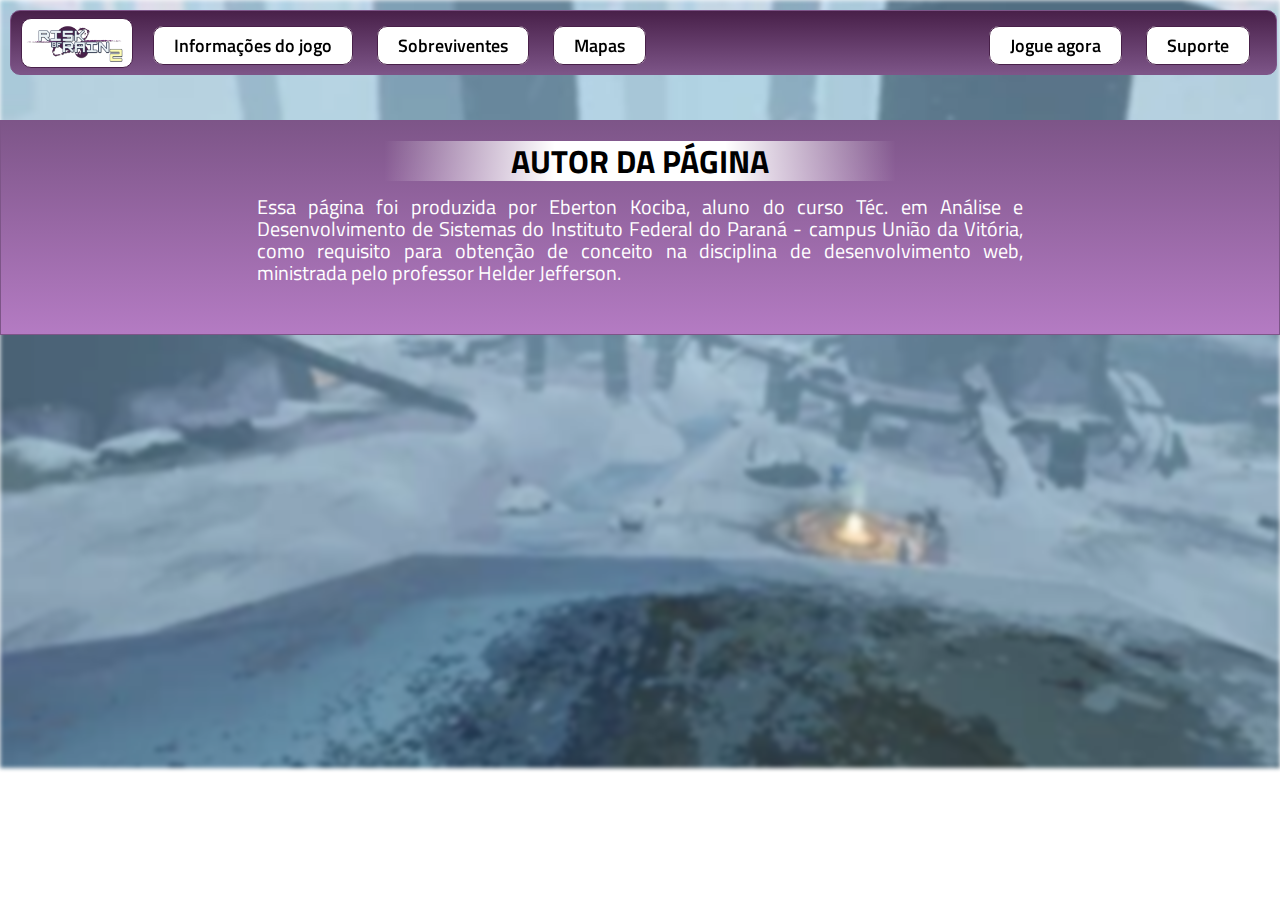
<file: autoria.html>
<!DOCTYPE html>
<html>

<head>
    <meta charset="UTF-8">
    <link rel="stylesheet" href="css/header.css">
    <link rel="stylesheet" href="css/contadoAutor.css">
    <link rel="icon" href="img/ror-fav.png">
    <title>Autoria da página</title>
</head>

<body>
    <header>
        <a href="index.html"><img id="ic-ror" src="img/ror-logo.png" alt="Risk Of Rain"></a>
        <div class="header-opt">
            <a href="index.html">Informações do jogo</a>
            <a href="sobreviventes.html">Sobreviventes</a>
            <a href="mapas.html">Mapas</a>
        </div>
        <div class="header-buttons">
            <a href="https://store.steampowered.com/app/632360/Risk_of_Rain_2/" target="_blank">Jogue agora</a>
            <a href="suporte.html" target="_self">Suporte</a>
        </div>
    </header>
    <img src="img/mapas/floresta-sinfonada.webp">
    <main>
        <div id="container-total">
            <h1>Autor da página</h1>
            <p id="autor">Essa página foi produzida por Eberton Kociba, aluno do curso Téc. em Análise e Desenvolvimento de Sistemas do Instituto Federal do Paraná - campus União da Vitória, como requisito para obtenção de conceito na disciplina de desenvolvimento web, ministrada pelo professor Helder Jefferson.</p>
        </div>
    </main>
</body>

</html>
</file>
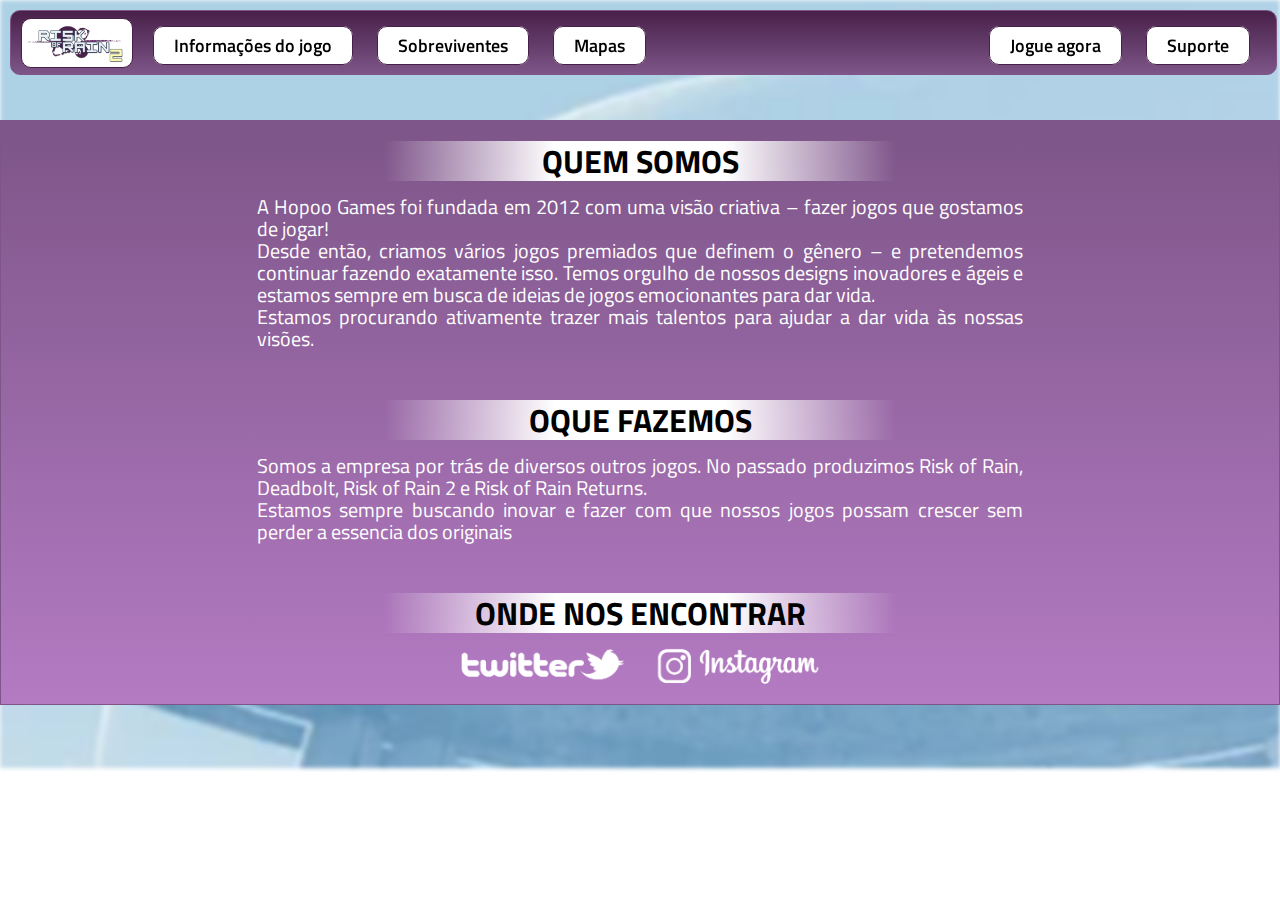
<file: contato.html>
<!DOCTYPE html>
<html>

<head>
    <meta charset="UTF-8">
    <link rel="stylesheet" href="css/header.css">
    <link rel="stylesheet" href="css/contadoAutor.css">
    <link rel="icon" href="img/ror-fav.png">
    <title>Contato</title>
</head>

<body>
    <header>
        <a href="index.html"><img id="ic-ror" src="img/ror-logo.png" alt="Risk Of Rain"></a>
        <div class="header-opt">
            <a href="index.html">Informações do jogo</a>
            <a href="sobreviventes.html">Sobreviventes</a>
            <a href="mapas.html">Mapas</a>
        </div>
        <div class="header-buttons">
            <a href="https://store.steampowered.com/app/632360/Risk_of_Rain_2/" target="_blank">Jogue agora</a>
            <a href="suporte.html" target="_self">Suporte</a>
        </div>
    </header>
    <img src="img/mapas/o-inicio.webp">
    <main>
        <div id="container-total">
            <h1>Quem somos</h1>
            <p>A Hopoo Games foi fundada em 2012 com uma visão criativa – fazer jogos que gostamos de jogar! <br>
                Desde então, criamos vários jogos premiados que definem o gênero – e pretendemos continuar fazendo
                exatamente isso. Temos orgulho de nossos designs inovadores e ágeis e estamos sempre em busca de ideias
                de jogos emocionantes para dar vida. <br>
                Estamos procurando ativamente trazer mais talentos para ajudar a dar vida às nossas visões.</p>
            <h1>Oque fazemos</h1>
            <p>Somos a empresa por trás de diversos outros jogos. No passado produzimos Risk of Rain, Deadbolt, Risk of Rain 2 e Risk of Rain Returns. <br>
            Estamos sempre buscando inovar e fazer com que nossos jogos possam crescer sem perder a essencia dos originais</p>
            <h1>Onde nos encontrar</h1>
                <nav>
                    <a href="https://x.com/RiskofRain" target="_blank"><img src="img/social-ico/twitter.png"></a>
                    <a href="https://www.instagram.com/riskofraingame/" target="_blank"><img src="img/social-ico/insta.png"></a>
                </nav>
        </div>
    </main>
</body>

</html>
</file>
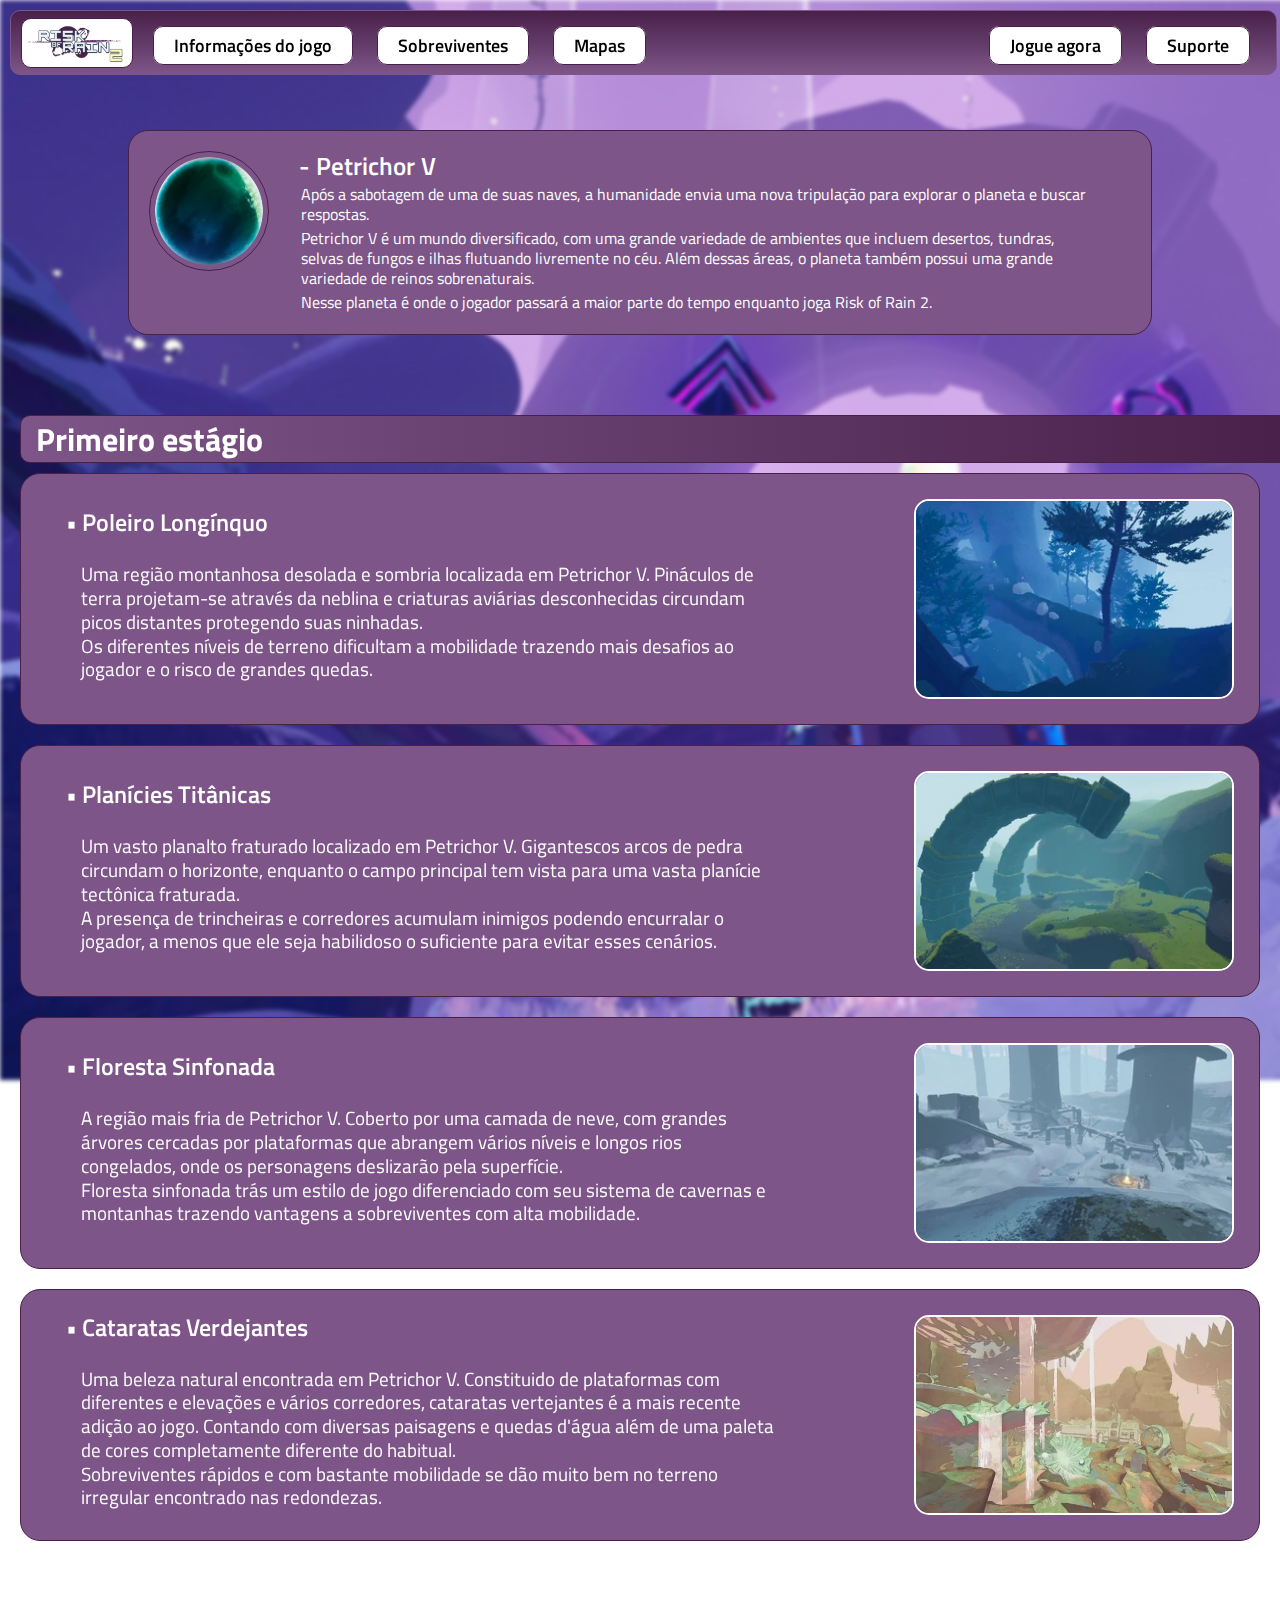
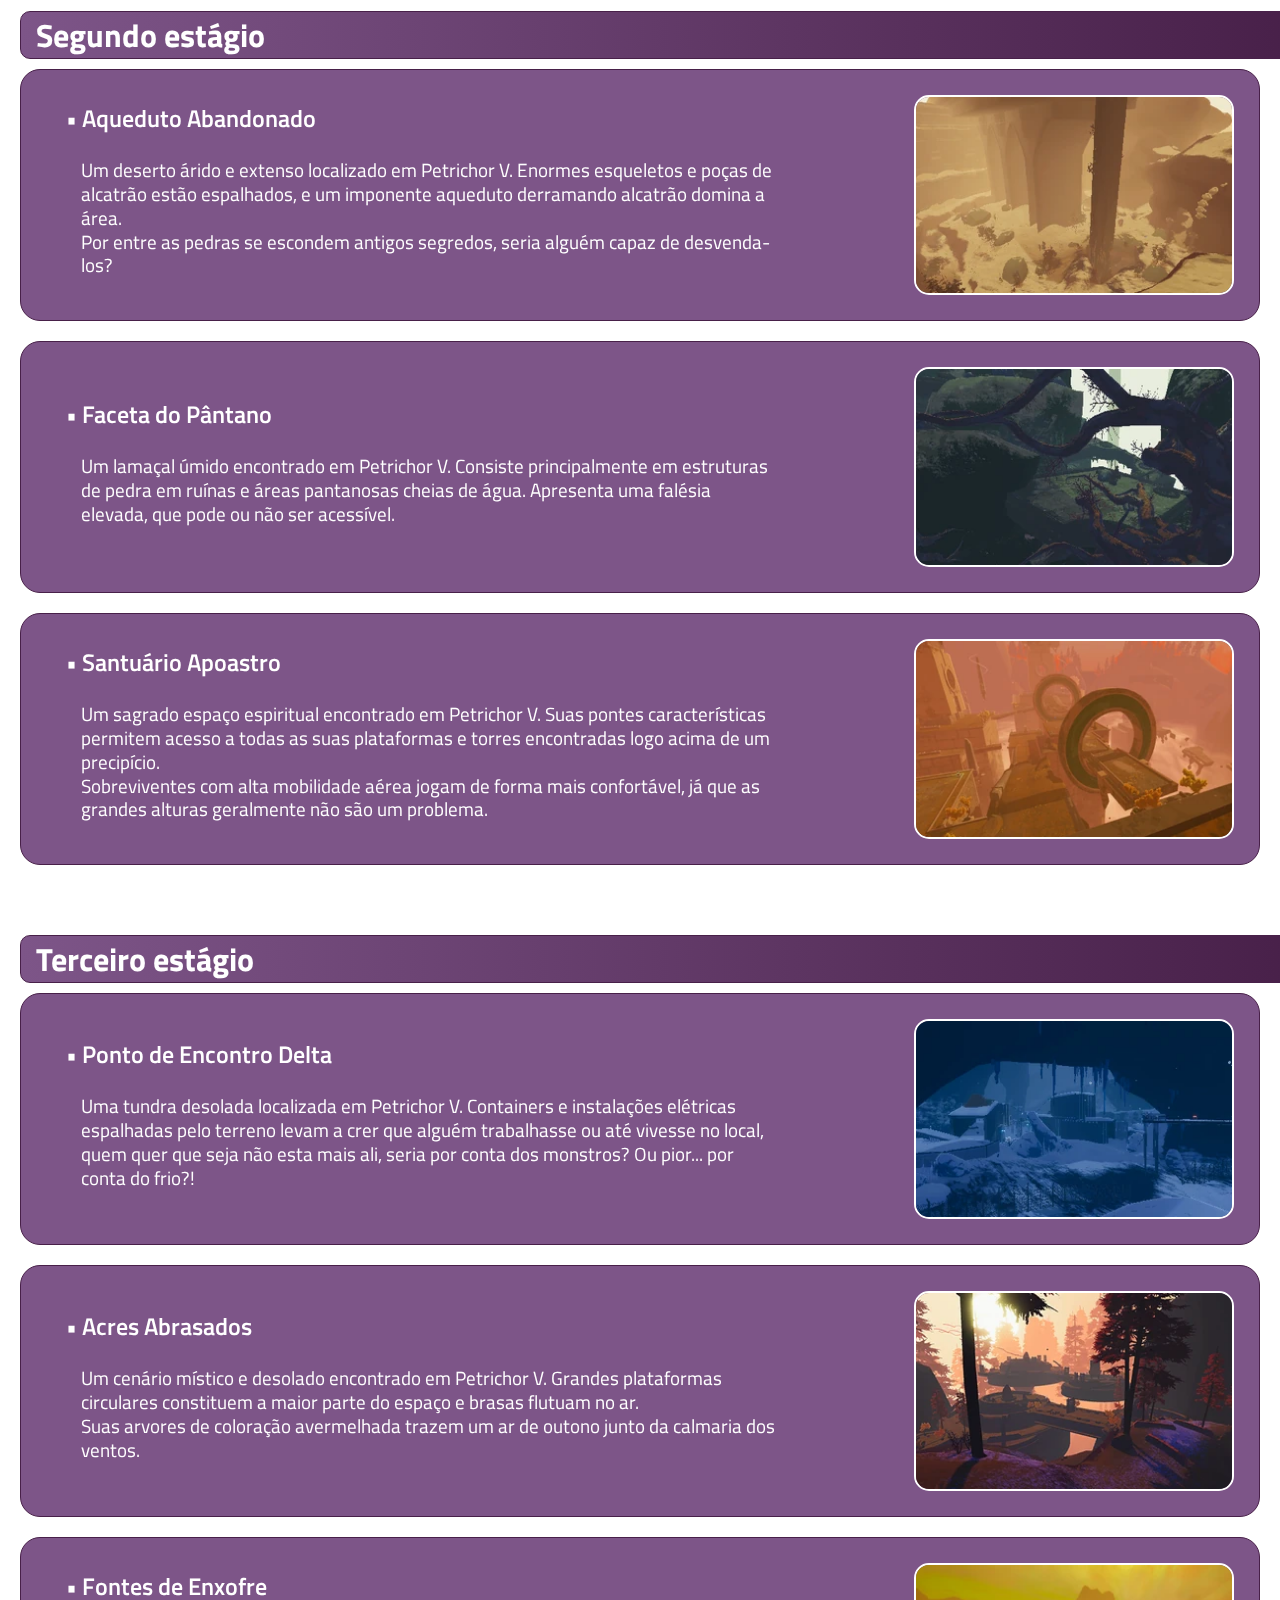
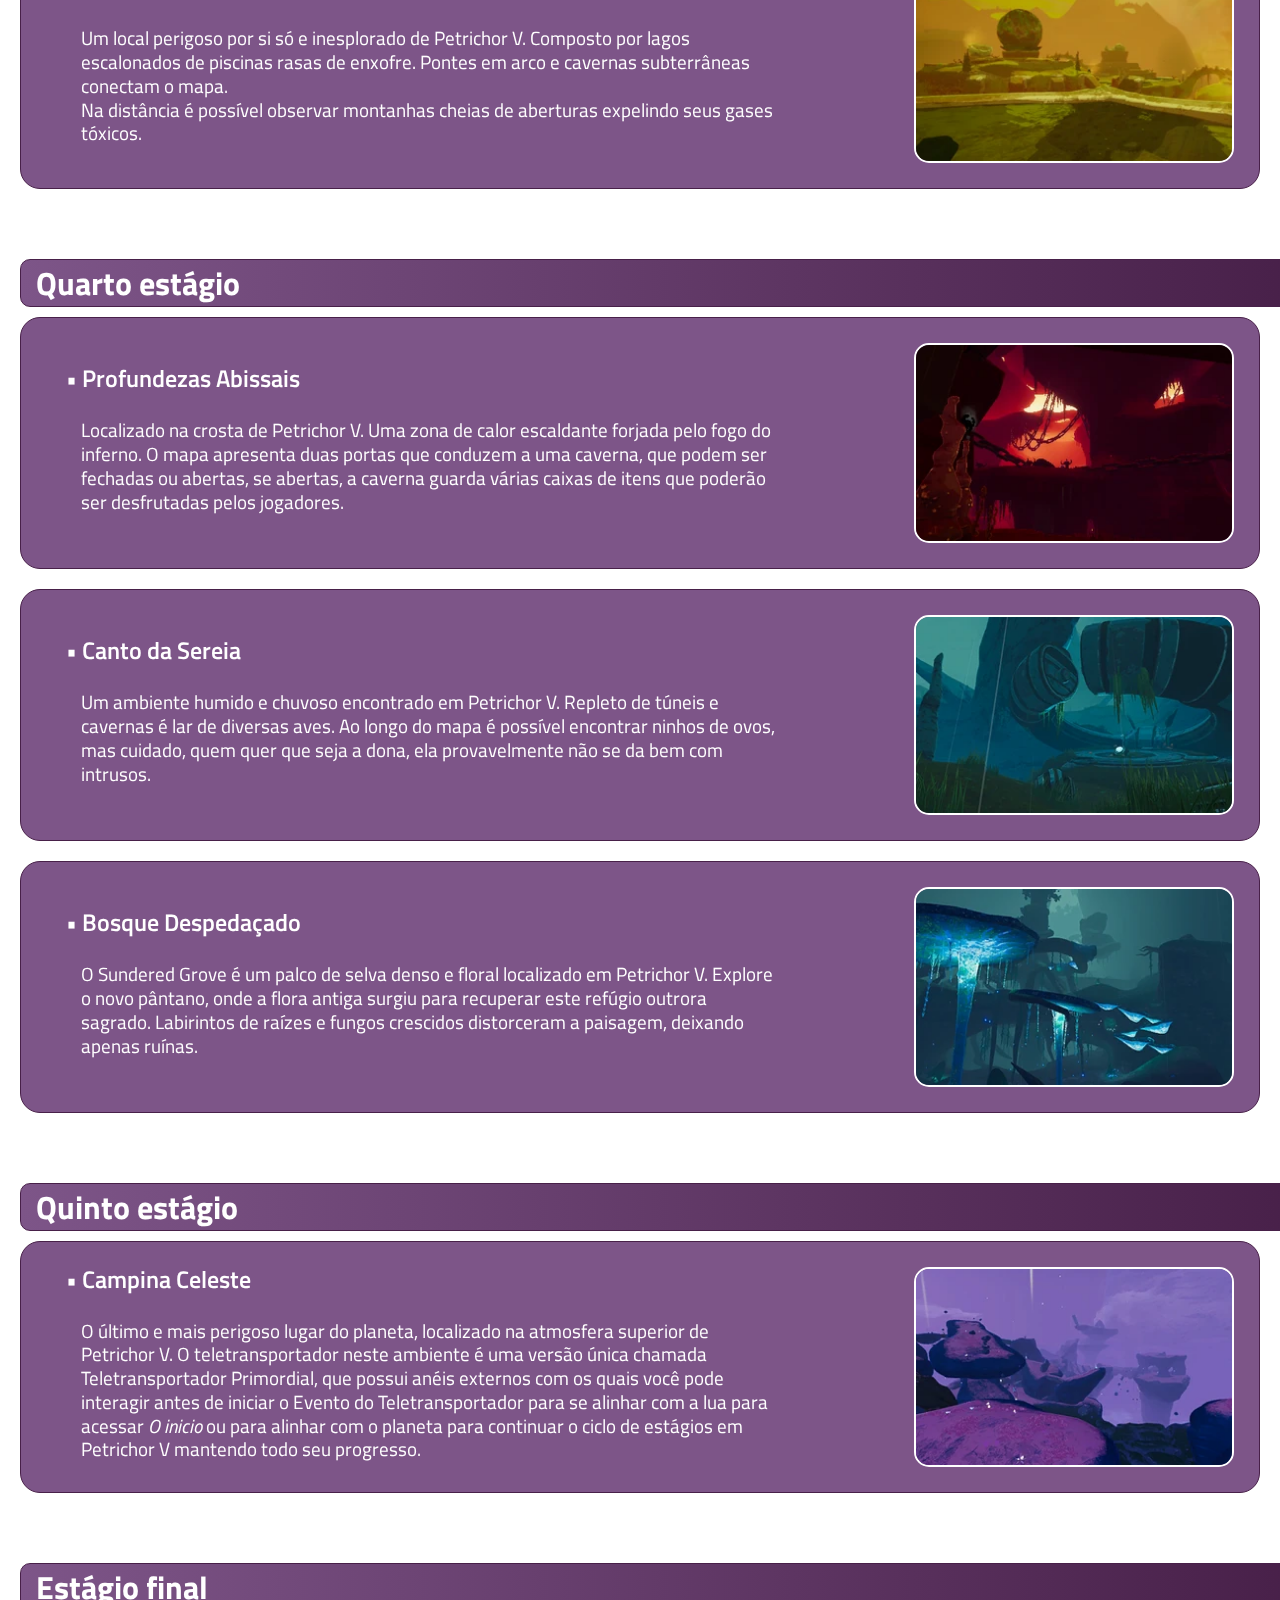
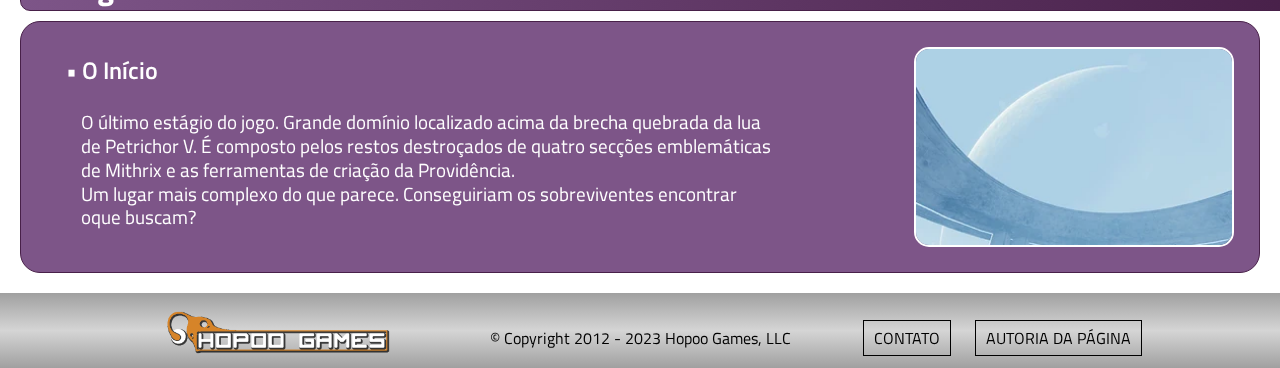
<file: mapas.html>
<!DOCTYPE html>
<html>

<head>
    <meta charset="UTF-8">
    <link rel="stylesheet" href="css/header.css">
    <link rel="stylesheet" href="css/footer.css">
    <link rel="stylesheet" href="css/mapas.css">
    <link rel="icon" href="img/ror-fav.png">
    <title>Risk of Rain 2</title>
</head>

<body>
    <header>
        <a href="index.html"><img id="ic-ror" src="img/ror-logo.png" alt="Risk Of Rain"></a>
        <div class="header-opt">
            <a href="index.html">Informações do jogo</a>
            <a href="sobreviventes.html">Sobreviventes</a>
            <a href="mapas.html">Mapas</a>
        </div>
        <div class="header-buttons">
            <a href="https://store.steampowered.com/app/632360/Risk_of_Rain_2/" target="_blank">Jogue agora</a>
            <a href="suporte.html" target="_self">Suporte</a>
        </div>
    </header>
    <main>
        <img src="img/itens-poderosos.jpg" id="fundo">
        <div id="mapas-intro">
            <div id="petri-info">
                <img src="img/mapas/petrichor.webp" width="120px" height="120px" id="petrichor">
                <dl>
                    <dt>
                        - Petrichor V
                    </dt>
                    <dd>
                        Após a sabotagem de uma de suas naves, a humanidade envia uma nova tripulação para explorar o
                        planeta e buscar respostas.
                    </dd>
                    <dd>
                        Petrichor V é um mundo diversificado, com uma grande variedade de ambientes que incluem
                        desertos, tundras, selvas de fungos e ilhas flutuando livremente no céu. Além dessas áreas, o
                        planeta também possui uma grande variedade de reinos sobrenaturais.
                    </dd>
                    <dd>
                        Nesse planeta é onde o jogador passará a maior parte do tempo enquanto joga Risk of Rain 2.
                    </dd>
                </dl>
            </div>
        </div>
        <section id="fundo-mapas">
            <dl id="info-mapas">
                <h1>Primeiro estágio</h1>
                <div class="info">
                    <div class="info-text">
                        <dt>• Poleiro Longínquo</dt>
                        <dd>Uma região montanhosa desolada e sombria localizada em Petrichor V.
                            Pináculos de terra projetam-se através da neblina e criaturas aviárias desconhecidas
                            circundam picos distantes protegendo suas ninhadas. <br>
                            Os diferentes níveis de terreno dificultam a mobilidade trazendo mais desafios ao jogador e
                            o risco de grandes quedas.
                        </dd>
                    </div>
                    <img src="img/mapas/planicies-divinas.webp">
                </div>
                <div class="info">
                    <div class="info-text">
                        <dt>• Planícies Titânicas</dt>
                        <dd>Um vasto planalto fraturado localizado em Petrichor V. Gigantescos arcos de pedra circundam
                            o horizonte, enquanto o campo principal tem vista para uma vasta planície tectônica
                            fraturada. <br>
                            A presença de trincheiras e corredores acumulam inimigos podendo encurralar o jogador, a
                            menos que ele seja habilidoso o suficiente para evitar esses cenários.
                        </dd>
                    </div>
                    <img src="img/mapas/pradaria-do-titan.webp">
                </div>
                <div class="info">
                    <div class="info-text">
                        <dt>• Floresta Sinfonada</dt>
                        <dd>A região mais fria de Petrichor V. Coberto por uma camada de neve, com grandes árvores
                            cercadas por plataformas que abrangem vários níveis e longos rios congelados, onde os
                            personagens deslizarão pela superfície. <br>
                            Floresta sinfonada trás um estilo de jogo diferenciado com seu sistema de cavernas e
                            montanhas trazendo vantagens a sobreviventes com alta mobilidade.
                        </dd>
                    </div>
                    <img src="img/mapas/floresta-sinfonada.webp">
                </div>
                <div class="info">
                    <div class="info-text">
                        <dt>• Cataratas Verdejantes</dt>
                        <dd>Uma beleza natural encontrada em Petrichor V. Constituido de plataformas com diferentes e
                            elevações e vários corredores, cataratas vertejantes é a mais recente adição ao jogo.
                            Contando com diversas paisagens e quedas d'água além de uma paleta de cores completamente
                            diferente do habitual. <br>
                            Sobreviventes rápidos e com bastante mobilidade se dão muito bem no terreno irregular
                            encontrado nas redondezas.
                        </dd>
                    </div>
                    <img src="img/mapas/cataratas-verdejantes.webp">
                </div>
            </dl>
            <dl id="info-mapas">
                <h1>Segundo estágio</h1>
                <div class="info">
                    <div class="info-text">
                        <dt>• Aqueduto Abandonado</dt>
                        <dd>Um deserto árido e extenso localizado em Petrichor V. Enormes esqueletos e poças de alcatrão
                            estão espalhados, e um imponente aqueduto derramando alcatrão domina a área. <br>
                            Por entre as pedras se escondem antigos segredos, seria alguém capaz de desvenda-los?
                        </dd>
                    </div>
                    <img src="img/mapas/aquedutos-abandonados.webp">
                </div>
                <div class="info">
                    <div class="info-text">
                        <dt>• Faceta do Pântano</dt>
                        <dd>Um lamaçal úmido encontrado em Petrichor V. Consiste principalmente em estruturas de pedra
                            em ruínas e áreas pantanosas cheias de água. Apresenta uma falésia elevada, que pode ou não
                            ser acessível.
                        </dd>
                    </div>
                    <img src="img/mapas/pantano-apodrecido.webp">
                </div>
                <div class="info">
                    <div class="info-text">
                        <dt>• Santuário Apoastro</dt>
                        <dd>Um sagrado espaço espiritual encontrado em Petrichor V. Suas pontes características permitem
                            acesso a todas as suas plataformas e torres encontradas logo acima de um precipício. <br>
                            Sobreviventes com alta mobilidade aérea jogam de forma mais confortável, já que as grandes
                            alturas geralmente não são um problema.
                        </dd>
                    </div>
                    <img src="img/mapas/santuario-apheliano.webp">
                </div>
            </dl>
            <dl id="info-mapas">
                <h1>Terceiro estágio</h1>
                <div class="info">
                    <div class="info-text">
                        <dt>• Ponto de Encontro Delta</dt>
                        <dd>Uma tundra desolada localizada em Petrichor V. Containers e instalações elétricas espalhadas
                            pelo terreno levam a crer que alguém trabalhasse ou até vivesse no local, quem quer que seja
                            não esta mais ali, seria por conta dos monstros? Ou pior... por conta do frio?!
                        </dd>
                    </div>
                    <img src="img/mapas/bacia-esfolada.webp">
                </div>
                <div class="info">
                    <div class="info-text">
                        <dt>• Acres Abrasados</dt>
                        <dd>Um cenário místico e desolado encontrado em Petrichor V. Grandes plataformas circulares
                            constituem a maior parte do espaço e brasas flutuam no ar. <br>
                            Suas arvores de coloração avermelhada trazem um ar de outono junto da calmaria dos ventos.
                        </dd>
                    </div>
                    <img src="img/mapas/pantano-da-sirene.webp">
                </div>
                <div class="info">
                    <div class="info-text">
                        <dt>• Fontes de Enxofre</dt>
                        <dd>Um local perigoso por si só e inesplorado de Petrichor V. Composto por lagos escalonados de
                            piscinas rasas de enxofre. Pontes em arco e cavernas subterrâneas conectam o mapa. <br>
                            Na distância é possível observar montanhas cheias de aberturas expelindo seus gases tóxicos.
                        </dd>
                    </div>
                    <img src="img/mapas/pscinas-de-enxofre.webp">
                </div>
            </dl>
            <dl id="info-mapas">
                <h1>Quarto estágio</h1>
                <div class="info">
                    <div class="info-text">
                        <dt>• Profundezas Abissais</dt>
                        <dd>Localizado na crosta de Petrichor V. Uma zona de calor escaldante forjada pelo fogo do
                            inferno. O mapa apresenta duas portas que conduzem a uma caverna, que podem ser fechadas ou
                            abertas, se abertas, a caverna guarda várias caixas de itens que poderão ser desfrutadas
                            pelos jogadores.
                        </dd>
                    </div>
                    <img src="img/mapas/picos-da-eterea.webp">
                </div>
                <div class="info">
                    <div class="info-text">
                        <dt>• Canto da Sereia</dt>
                        <dd>Um ambiente humido e chuvoso encontrado em Petrichor V. Repleto de túneis e cavernas é lar
                            de diversas aves. Ao longo do mapa é possível encontrar ninhos de ovos, mas cuidado, quem
                            quer que seja a dona, ela provavelmente não se da bem com intrusos.
                        </dd>
                    </div>
                    <img src="img/mapas/chamado-da-sereia.webp">
                </div>
                <div class="info">
                    <div class="info-text">
                        <dt>• Bosque Despedaçado</dt>
                        <dd>O Sundered Grove é um palco de selva denso e floral localizado em Petrichor V. Explore o
                            novo pântano, onde a flora antiga surgiu para recuperar este refúgio outrora sagrado.
                            Labirintos de raízes e fungos crescidos distorceram a paisagem, deixando apenas ruínas.
                        </dd>
                    </div>
                    <img src="img/mapas/pantano-do-suplicio.webp">
                </div>
            </dl>
            <dl id="info-mapas">
                <h1>Quinto estágio</h1>
                <div class="info">
                    <div class="info-text">
                        <dt>• Campina Celeste</dt>
                        <dd>O último e mais perigoso lugar do planeta, localizado na atmosfera superior de Petrichor V.
                            O teletransportador neste ambiente é uma versão única chamada Teletransportador Primordial,
                            que possui anéis externos com os quais você pode interagir antes de iniciar o Evento do
                            Teletransportador para se alinhar com a lua para acessar <i>O inicio</i>
                            ou para alinhar com o planeta para continuar o ciclo de estágios em Petrichor V mantendo
                            todo seu progresso.
                        </dd>
                    </div>
                    <img src="img/mapas/planicies-celestiais.webp">
            </dl>
            <dl id="info-mapas">
                <h1>Estágio final</h1>
                <div class="info">
                    <div class="info-text">
                        <dt>• O Início</dt>
                        <dd>O último estágio do jogo. Grande domínio localizado acima da brecha quebrada da lua de
                            Petrichor V. É composto pelos restos destroçados de quatro secções emblemáticas
                            de Mithrix
                            e as ferramentas de criação da Providência. <br>
                            Um lugar mais complexo do que parece. Conseguiriam os sobreviventes encontrar oque buscam?
                        </dd>
                    </div>
                    <img src="img/mapas/o-inicio.webp">
            </dl>
        </section>
    </main>
    <footer>
        <div class="footer-container">
            <img src="img/hopoo-logo.png" width="300px">
            <div class="footer-info">
                <pre>© Copyright 2012 - 2023 Hopoo Games, LLC</pre>
            </div>
            <div class="footer-opt">
                <a href="contato.html">Contato</a>
                <a href="autoria.html">Autoria da página</a>
            </div>
        </div>
    </footer>
</body>

</html>
</file>
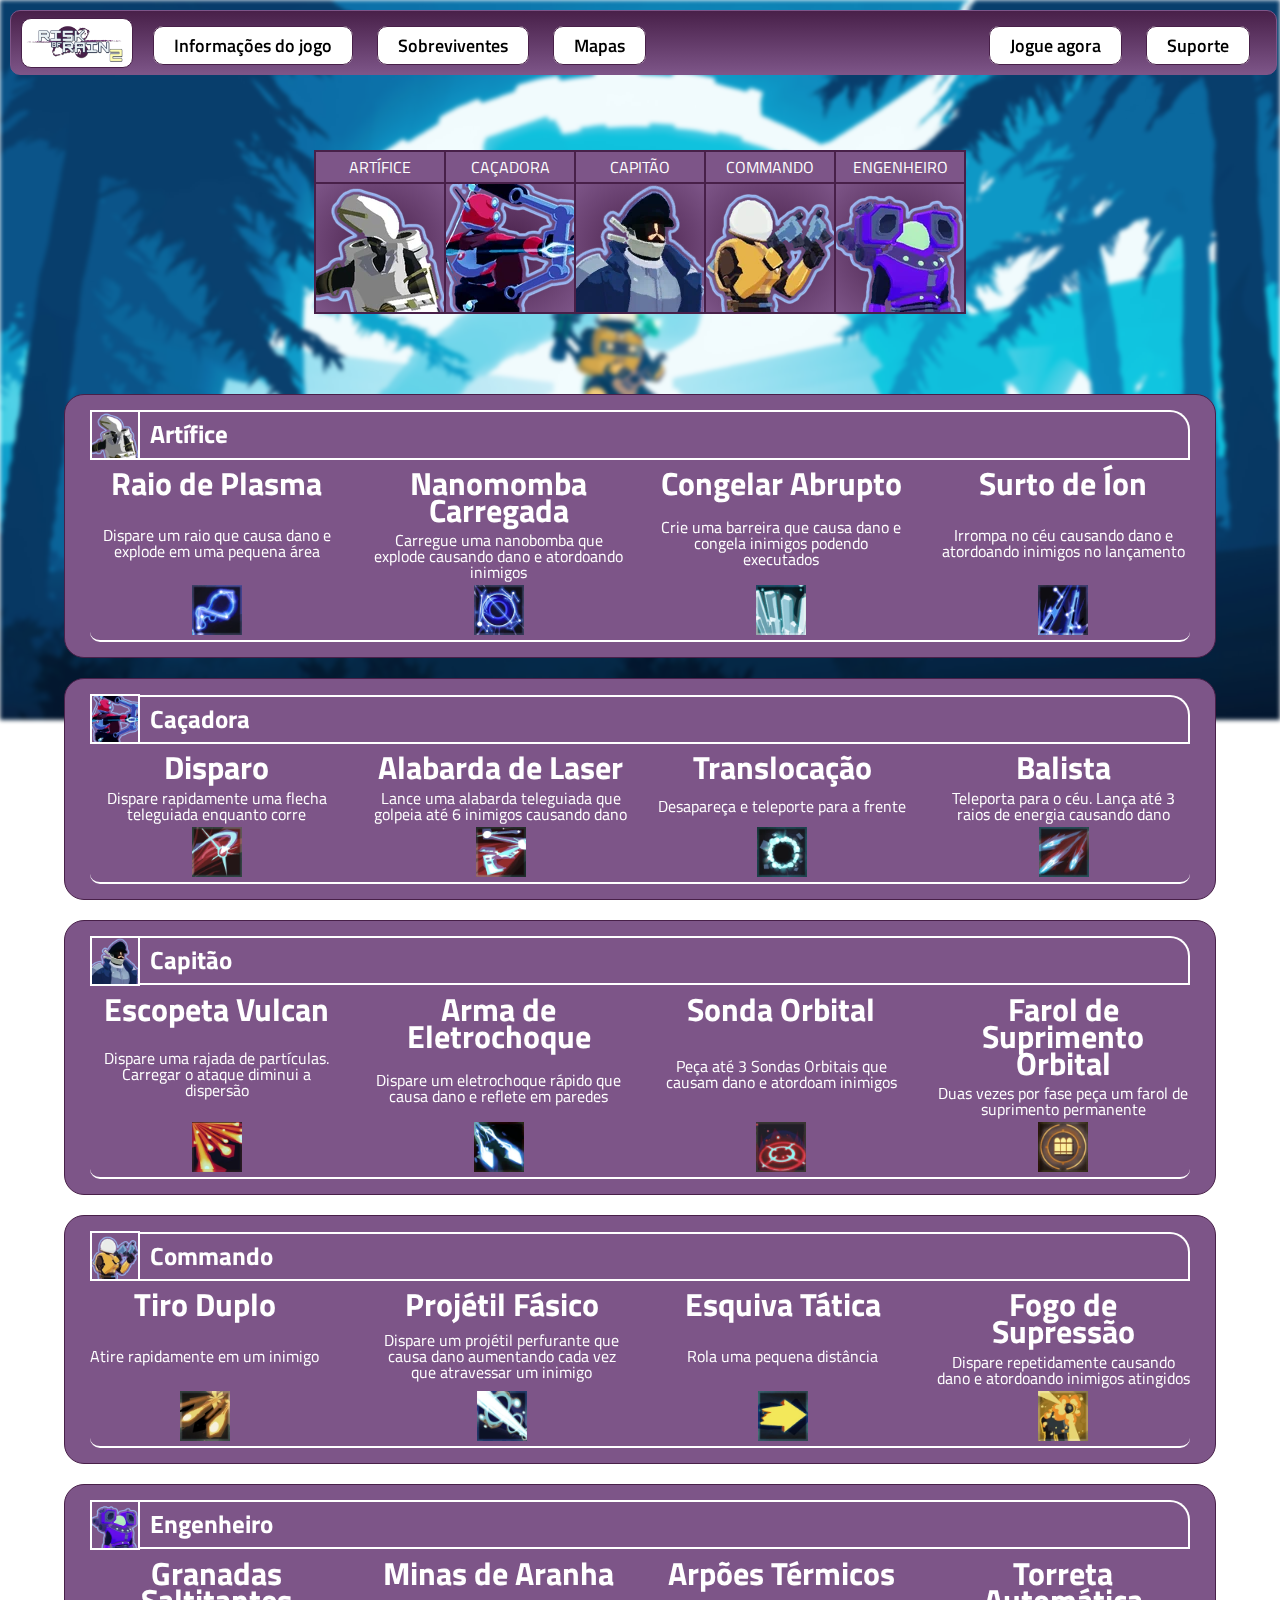
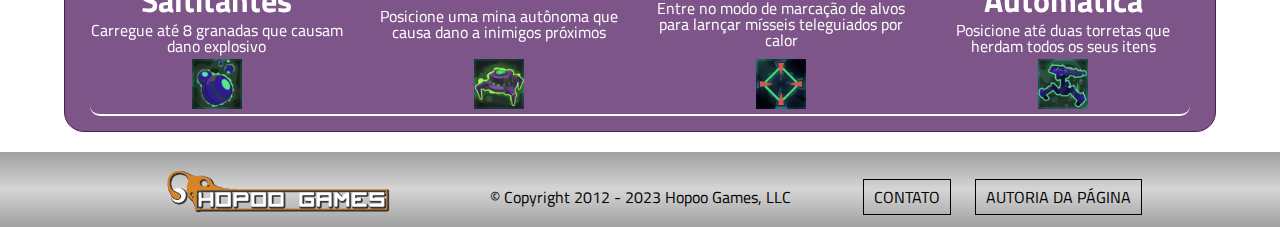
<file: sobreviventes.html>
<!DOCTYPE html>
<html>

<head>
    <meta charset="UTF-8">
    <link rel="stylesheet" href="css/header.css">
    <link rel="stylesheet" href="css/footer.css">
    <link rel="stylesheet" href="css/sobreviventes.css">
    <link rel="icon" href="img/ror-fav.png">
    <title>Risk of Rain 2</title>
</head>

<body>
    <header>
        <a href="index.html"><img id="ic-ror" src="img/ror-logo.png" alt="Risk Of Rain"></a>
        <div class="header-opt">
            <a href="index.html">Informações do jogo</a>
            <a href="sobreviventes.html">Sobreviventes</a>
            <a href="mapas.html">Mapas</a>
        </div>
        <div class="header-buttons">
            <a href="https://store.steampowered.com/app/632360/Risk_of_Rain_2/" target="_blank">Jogue agora</a>
            <a href="suporte.html" target="_self">Suporte</a>
        </div>
    </header>
    <main>
        <img src="img/sobreviva.jfif" id="fundo">
        <div id="container-sobreviventes">
            <nav>
                <table>
                    <tbody>
                        <tr id="nomes">
                            <td>Artífice</td>
                            <td>Caçadora</td>
                            <td>Capitão</td>
                            <td>Commando</td>
                            <td>Engenheiro</td>
                        </tr>
                        <tr>
                            <td><a href="#artifice"><img src="img/sobreviventes/arti.webp"></a></td>
                            <td><a href="#cacadora"><img src="img/sobreviventes/caca.webp"></a></td>
                            <td><a href="#capitao"><img src="img/sobreviventes/capi.webp"></a></td>
                            <td><a href="#commandante"><img src="img/sobreviventes/coma.webp"></a></td>
                            <td><a href="#engenheiro"><img src="img/sobreviventes/enge.webp"></a></td>
                        </tr>
                    </tbody>
                </table>
            </nav>
        </div>
        <div class="todos-sobrev-container">
            <section id="artifice">
                <div class="icone-imagem-sobrev">
                    <img src="img/sobreviventes/arti.webp" height="50px">
                    <h1>Artífice</h1>
                </div>
                <div class="habilidades">
                    <div class="habilidade-desc">
                        <h1>Raio de Plasma</h1>
                        <p>Dispare um raio que causa dano e explode em uma pequena área</p>
                        <img src="img/ico-habilidade/arti-pri.webp" height="50">
                    </div>
                    <div class="habilidade-desc">
                        <h1>Nanomomba Carregada</h1>
                        <p>Carregue uma nanobomba que explode causando dano e atordoando inimigos</p>
                        <img src="img/ico-habilidade/arti-sec.webp" height="50">
                    </div>
                    <div class="habilidade-desc">
                        <h1>Congelar Abrupto</h1>
                        <p>Crie uma barreira que causa dano e congela inimigos podendo executados</p>
                        <img src="img/ico-habilidade/arti-ut.webp" height="50">
                    </div>
                    <div class="habilidade-desc">
                        <h1>Surto de Íon</h1>
                        <p>Irrompa no céu causando dano e atordoando inimigos no lançamento</p>
                        <img src="img/ico-habilidade/arti-esp.webp" height="50">
                    </div>
                </div>
            </section>
            <section id="cacadora">
                <div class="icone-imagem-sobrev">
                    <img src="img/sobreviventes/caca.webp" height="50px">
                    <h1>Caçadora</h1>
                </div>
                <div class="habilidades">
                    <div class="habilidade-desc">
                        <h1>Disparo</h1>
                        <p>Dispare rapidamente uma flecha teleguiada enquanto corre</p>
                        <img src="img/ico-habilidade/caca-pri.webp" height="50">
                    </div>
                    <div class="habilidade-desc">
                        <h1>Alabarda de Laser</h1>
                        <p>Lance uma alabarda teleguiada que golpeia até 6 inimigos causando dano</p>
                        <img src="img/ico-habilidade/caca-sec.webp" height="50">
                    </div>
                    <div class="habilidade-desc">
                        <h1>Translocação</h1>
                        <p>Desapareça e teleporte para a frente</p>
                        <img src="img/ico-habilidade/caca-ut.webp" height="50">
                    </div>
                    <div class="habilidade-desc">
                        <h1>Balista</h1>
                        <p>Teleporta para o céu. Lança até 3 raios de energia causando dano</p>
                        <img src="img/ico-habilidade/caca-esp.webp" height="50">
                    </div>
                </div>
            </section>
            <section id="capitao">
                <div class="icone-imagem-sobrev">
                    <img src="img/sobreviventes/capi.webp" height="50px">
                    <h1>Capitão</h1>
                </div>
                <div class="habilidades">
                    <div class="habilidade-desc">
                        <h1>Escopeta Vulcan</h1>
                        <p>Dispare uma rajada de partículas. Carregar o ataque diminui a dispersão</p>
                        <img src="img/ico-habilidade/capi-pri.webp" height="50">
                    </div>
                    <div class="habilidade-desc">
                        <h1>Arma de Eletrochoque</h1>
                        <p>Dispare um eletrochoque rápido que causa dano e reflete em paredes</p>
                        <img src="img/ico-habilidade/capi-sec.webp" height="50">
                    </div>
                    <div class="habilidade-desc">
                        <h1>Sonda Orbital</h1>
                        <p>Peça até 3 Sondas Orbitais que causam dano e atordoam inimigos</p>
                        <img src="img/ico-habilidade/capi-ut.webp" height="50">
                    </div>
                    <div class="habilidade-desc">
                        <h1>Farol de Suprimento Orbital</h1>
                        <p>Duas vezes por fase peça um farol de suprimento permanente</p>
                        <img src="img/ico-habilidade/capi-esp.webp" height="50">
                    </div>
                </div>
            </section>
            <section id="commandante">
                <div class="icone-imagem-sobrev">
                    <img src="img/sobreviventes/coma.webp" height="50px">
                    <h1>Commando</h1>
                </div>
                <div class="habilidades">
                    <div class="habilidade-desc">
                        <h1>Tiro Duplo</h1>
                        <p>Atire rapidamente em um inimigo</p>
                        <img src="img/ico-habilidade/coma-pri.webp" height="50">
                    </div>
                    <div class="habilidade-desc">
                        <h1>Projétil Fásico</h1>
                        <p>Dispare um projétil perfurante que causa dano aumentando cada vez que atravessar um inimigo</p>
                        <img src="img/ico-habilidade/coma-sec.webp" height="50">
                    </div>
                    <div class="habilidade-desc">
                        <h1>Esquiva Tática</h1>
                        <p>Rola uma pequena distância</p>
                        <img src="img/ico-habilidade/coma-ut.webp" height="50">
                    </div>
                    <div class="habilidade-desc">
                        <h1>Fogo de Supressão</h1>
                        <p>Dispare repetidamente causando dano e atordoando inimigos atingidos</p>
                        <img src="img/ico-habilidade/coma-esp.webp" height="50">
                    </div>
                </div>
            </section>
            <section id="engenheiro">
                <div class="icone-imagem-sobrev">
                    <img src="img/sobreviventes/enge.webp" height="50px">
                    <h1>Engenheiro</h1>
                </div>
                <div class="habilidades">
                    <div class="habilidade-desc">
                        <h1>Granadas Saltitantes</h1>
                        <p>Carregue até 8 granadas que causam dano explosivo</p>
                        <img src="img/ico-habilidade/enge-pri.webp" height="50">
                    </div>
                    <div class="habilidade-desc">
                        <h1>Minas de Aranha</h1>
                        <p>Posicione uma mina autônoma que causa dano a inimigos próximos</p>
                        <img src="img/ico-habilidade/enge-sec.webp" height="50">
                    </div>
                    <div class="habilidade-desc">
                        <h1>Arpões Térmicos</h1>
                        <p>Entre no modo de marcação de alvos para larnçar mísseis teleguiados por calor</p>
                        <img src="img/ico-habilidade/enge-ut.webp" height="50">
                    </div>
                    <div class="habilidade-desc">
                        <h1>Torreta Automática</h1>
                        <p>Posicione até duas torretas que herdam todos os seus itens</p>
                        <img src="img/ico-habilidade/enge-esp.webp" height="50">
                    </div>
                </div>
            </section>
        </div>
    </main>
    <footer>
        <div class="footer-container">
            <img src="img/hopoo-logo.png" width="300px">
            <div class="footer-info">
                <pre>© Copyright 2012 - 2023 Hopoo Games, LLC</pre>
            </div>
            <div class="footer-opt">
                <a href="contato.html">Contato</a>
                <a href="autoria.html">Autoria da página</a>
            </div>
        </div>
    </footer>
</body>

</html>
</file>
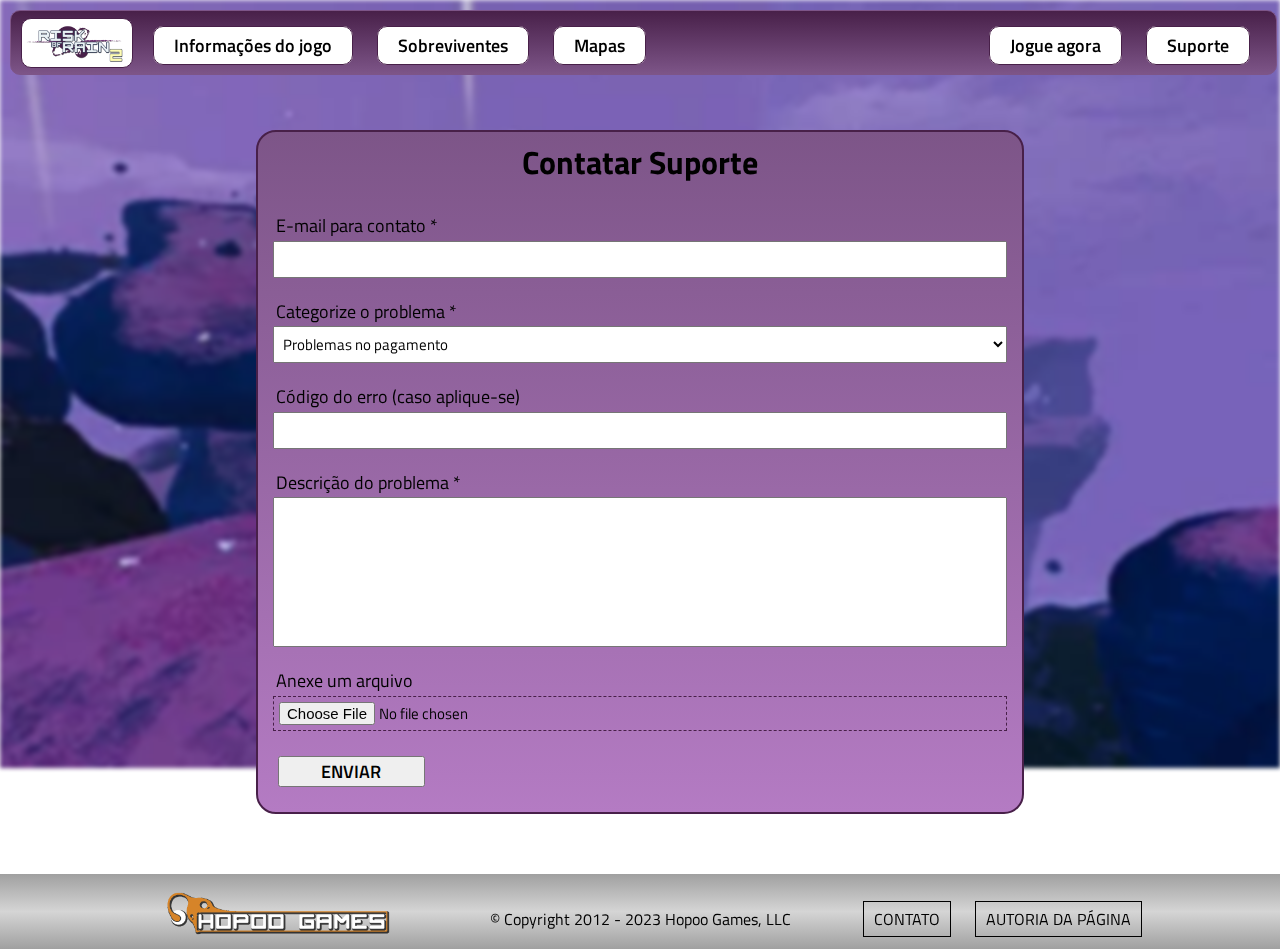
<file: suporte.html>
<!DOCTYPE html>
<html>

<head>
    <meta charset="UTF-8">
    <link rel="stylesheet" href="css/header.css">
    <link rel="stylesheet" href="css/footer.css">
    <link rel="stylesheet" href="css/suporte.css">
    <link rel="icon" href="img/ror-fav.png">
    <title>Risk of Rain 2</title>
</head>

<body>
    <header>
        <a href="index.html"><img id="ic-ror" src="img/ror-logo.png" alt="Risk Of Rain"></a>
        <div class="header-opt">
            <a href="index.html">Informações do jogo</a>
            <a href="sobreviventes.html">Sobreviventes</a>
            <a href="mapas.html">Mapas</a>
        </div>
        <div class="header-buttons">
            <a href="https://store.steampowered.com/app/632360/Risk_of_Rain_2/" target="_blank">Jogue agora</a>
            <a href="suporte.html" target="_self">Suporte</a>
        </div>
    </header>
    <main>
        <img src="img/mapas/planicies-celestiais.webp">
        <div id="form-container">
            <h1>Contatar Suporte</h1>
            <form>
                <label for="input-email">E-mail para contato *</label>
                <input type="email" id="input-email" required>
                <label for="input-problema">Categorize o problema *</label>
                <select name="problema" id="input-problema" required>
                    <option value="pagamento">Problemas no pagamento</option>
                    <option value="instalação">Erros na instalação</option>
                    <option value="tecnico">Problemas técnicos ou compatibilidade</option>
                    <option value="outro">Outro</option>
                </select>
                <label for="input-erro-code">Código do erro (caso aplique-se)</label>
                <input type="text" id="input-erro-code">
                <label for="descricao">Descrição do problema *</label>
                <textarea name="descricao-problema" id="descricao" required></textarea>
                <label for="input-arquivo">Anexe um arquivo</label>
                <input type="file" id="input-arquivo">
                <button type="submit">Enviar</button>
            </form>
        </div>
    </main>
    <footer>
        <div class="footer-container">
            <img src="img/hopoo-logo.png" width="300px">
            <div class="footer-info">
                <pre>© Copyright 2012 - 2023 Hopoo Games, LLC</pre>
            </div>
            <div class="footer-opt">
                <a href="contato.html">Contato</a>
                <a href="autoria.html">Autoria da página</a>
            </div>
        </div>
    </footer>
</body>

</html>
</file>
<file: css/header.css>
@import url('https://fonts.googleapis.com/css2?family=Titillium+Web:ital,wght@0,200;0,300;0,400;0,600;0,700;0,900;1,200;1,300;1,400;1,600;1,700&display=swap');

*{
    margin: 0;
    padding: 0;
    box-sizing: border-box;
    font-family: "Titillium Web", sans-serif;
}

html{
    scroll-behavior: smooth;
}

* img{
    user-select: none;
}

a, a:visited { /*remove a mudança de cor e sublinhado de links já visitados*/
    color: black;
    text-decoration: none;
}

body{
    margin: 0px;
    line-height: 1.25;
}

#ic-ror{ /*icone do ROR*/
    height: 50px;
    display: inline;
    margin: 5px;
    border-radius: 10px;
    position: relative;
    left: 5px;
    top: 2px;
    background-color: white;
    border: 1px solid rgba(72,32,73,255);
}

#ic-ror:hover{
    background: gray;
    filter: brightness(1);
    transform: scale(1.05);
    transition: filter 0.1s ease-in-out, transform 0.1s ease-in-out;
}

header{ /*todo o cabeçalho (parte roxa)*/
    width: 99%;
    left: 10px;
    height: 65px;
    display: inline-block;
    background: linear-gradient(to bottom, rgba(72,32,73,255), rgb(125,85,136));
    border: 1px solid rgb(125,85,136);
    border-radius: 10px;
    margin: 10px auto;
    position: fixed;
    z-index: 1;
}

.header-buttons{ /*container de todos os botões*/
    display: inline;
    position: fixed;
    margin: 10px;
    top: 25px;
    right: 10px;
}

.header-buttons > a{ /*cada botão*/
    font-size: 18px;
    background-color: white;
    border: 1px solid rgba(72,32,73,255);
    border-radius: 10px;
    padding: 5px 20px;
    margin: 10px;
}

.header-opt{ /*containers das opções*/
    display: inline;
    position: fixed;
    margin: 10px;
    top: 25px;
}

.header-opt > a{ /*cada opção*/
    font-size: 18px;
    background-color: white;
    border: 1px solid rgba(72,32,73,255);
    border-radius: 10px;
    padding: 5px 20px;
    margin: 10px;
}

header a{ /*todos os <a> do header*/
    font-weight: 600;
}

header div a:hover, #selecionavel:hover{
    color: white;
    border-color: white;
    background-color: dimgray;
}
</file>
<file: css/contadoAutor.css>
body >img{ /*imagem fundo*/
    width: 100%;
    max-width: 100%;
    top: 0px;
    left: 0px;
    position: fixed;
    z-index: -1;
    filter: blur(2px);
}

#container-total{ /*container de toda a informação*/
    position: relative;
    display: inline-block;
    width: 100%;
    top: 120px;
    background: linear-gradient(to bottom, rgb(125,85,136), rgb(180, 123, 195));
    border: 1px solid rgb(125,85,136);
}

h1{ /*titulos*/
    text-align: center;
    text-transform: uppercase;
    margin: 0px 30%;
    margin-top: 20px;
    margin-bottom: 10px;
    padding: 0px 10px;
    background: linear-gradient(to right, transparent, white, white, transparent);
}

main p{ /*paragrafos*/
    margin: 0px 20%;
    margin-top: 15px;
    margin-bottom: 50px;
    color: white;
    font-size: 20px;
    line-height: 1.1;
    text-align: justify;
}

nav{ /*container de navegação dos links das redes sociais*/
    position: relative;
    display: flex;
    justify-content: center;
    margin-bottom: 10px;
}

nav a{ /*links das redes*/
    max-width: 13%;
    margin: 0px 15px;
}

a > img{ /*imagens dentro dos links das redes*/
    max-width: 100%;
}


main img:hover{ /*animação quando passar o mouse nas redes sociais*/
    transform: scale(1.05);
    transition: transform 0.1s ease-in-out;
}
</file>
<file: css/footer.css>
footer { /*footer da página*/
    display: block;
    position: relative;
    overflow: hidden;
    width: 100%;
    background: linear-gradient(to top, rgb(160, 160, 160), rgb(213, 213, 213), rgb(160, 160, 160));
}

.footer-container { /*container de tudo do footer*/
    display: flex;
    position: relative;
    width: 80%;
    margin: auto 10%;
    justify-content: space-between;
}

.footer-info{ /*texto do footer*/
    position: relative;
    top: 35px;
}

.footer-opt{ /*opções do footer*/
    position: relative;
    display: inline;
    text-transform: uppercase;
    top: 35px;
}

.footer-opt > a{ /*cada opção do footer*/
    padding: 5px 10px;
    margin: 10px;
    border: 1px solid;
}

.footer-opt > a:hover{
    color: white;
    background-color: dimgray;
    border: 1px solid white;
}
</file>
<file: css/mapas.css>
#mapas-intro{ /*container da intro dos mapas usado apra alinhamento*/
    display: inline-block;
    position: relative;
    left: 10%;
    width: 80%;
    margin-top: 130px;
    border: 1px solid rgba(72,32,73,255);
    border-radius: 20px;
    background-color: rgb(125,85,136);
}

#petri-info{ /*container da imagem e informações de petrichor*/
    display: flex;
    padding: 20px;
}

#petri-info > dl{ /*tabela das informações de petricore*/
    padding: 0px 30px;
    color: white;
}

#petri-info dt{ /*titulo petrichor*/
    font-size: 25px;
    font-weight: 600;
}

#petri-info dd{ /*descrição petrichor*/
    padding: 2px;
}

#petrichor{ /*imagem de petrichor V*/
    padding: 5px;
    border-radius: 60px;
    border: 1px solid rgb(72,32,73);
}

#fundo{ /*imagem de fundo*/
    position: fixed;
    display: block;
    min-width: 100%;
    min-height: 100%;
    left: 0px;
    top: 0px;
    z-index: -1;
    filter: blur(2px);
}

#fundo-mapas{ /*container da lista de fundo das informações*/
    position: relative;
    display: inline-block;
    margin-top: 30px;
}

#info-mapas{ /*lista dos mapas*/
    position: relative;
    display: inline-block;
    margin-top: 50px;
}

.info{ /*cada bloco de informação + imagem*/
    margin: 20px;
    padding: 15px;
    border: 1px solid rgba(72,32,73,255);
    border-radius: 20px;
    background-color: rgb(125,85,136);
    color: white;
    display: flex;
    justify-content: space-between;
}

.info-text{ /*cada bloco de texto dos mapas*/
    position: relative;
    max-width: 60%;
    margin: auto 30px;
}

.info  dt{ /*cada nome do mapa*/
    margin-top: 5px;
    margin-bottom: 10px;
    font-weight: 600;
    font-size: 24px;
}

.info  dd{ /*cada descrição mapa*/
    font-weight: 500;
    font-size: 19px;
    padding: 15px;
}

.info > img{ /*cada imagem de mapa*/
    display: inline;
    position: relative;
    border: 2px solid rgb(255, 255, 255);
    border-radius: 15px;
    margin: 10px;
    width: 320px;
    height: 200px;
}

#info-mapas > h1{ /*Sequencia de estágios*/
    color: white;
    margin-left: 20px;
    margin-bottom: -10px;
    width: 100%;
    padding-left: 15px;
    padding-top: 3px;
    padding-bottom: 3px;
    background: linear-gradient(to right, rgb(125,85,136), rgba(72,32,73,255));
    border: 1px solid rgba(72,32,73,255);
    border-radius: 10px;
}
</file>
<file: css/sobreviventes.css>
#fundo{ /*imagem de fundo*/
    display: inline-block;
    position: fixed;
    max-width: 100%;
    z-index: -1;
    top: 0px;
    left: 0px;
    filter: blur(2px);
}

#container-sobreviventes{
    position: relative;
    display: inline-block;
    margin-top: 150px;
    margin-bottom: 80px;
    width: 80%;
    left: 10%;
    text-align: center;
}

nav{ /*nav da tabela dos sobrevivmentes*/
    display: flex;
    justify-content: center;;
}

nav table{ /*tabela em si*/
    position: relative;
    border-collapse: collapse;
}

tr img{ /*imagens da tabela*/
    display: block;
    padding: 0px;
    margin: 0px 0px;
    background: radial-gradient(circle, rgb(72,32,73), rgb(125,85,136));
}

nav td{ /*todas as celulas em nav*/
    border: 2px solid rgb(72,32,73);
    padding: 0px;
    margin: 0px 0px;
}

#nomes{ /*cada celula dos nomes dos sobreviventes*/
    background-color: rgb(125,85,136);
    color: white;
    font-size: 100%;
    text-transform: uppercase;
}

#nomes td{ /*todos os textos da primeira linha da tabela*/
    padding: 5px 10px;
}

tr img:hover{ /*hover icones da tabela*/
    filter: brightness(1.2);
    transform: scale(1.05);
    transition: filter 0.1s ease-in-out, transform 0.1s ease-in-out;
}

.todos-sobrev-container{ /*div com todas as sections*/
    display: block;
    position: relative;
    justify-content: center;
}

.todos-sobrev-container > section{ /*cada seção individual*/
    display: block;
    max-width: 90%;
    margin: 0px auto;
    margin-bottom: 20px;
    padding: 15px;
    border: 1px solid rgba(72,32,73,255);
    border-radius: 20px;
    background-color: rgb(125,85,136);
    color: white;
    scroll-margin: 100px;
}

.icone-imagem-sobrev{ /*container com o icone e imagem de cada sobrevivente*/
    display: flex;
    align-items: center;
}

.todos-sobrev-container > section > div > img{ /*todos as fotos dos sobreviventes (icones próximo dos nomes)*/
    margin-left: 10px;
    border: 2px solid white;
}

.todos-sobrev-container > section > .icone-imagem-sobrev > h1{ /*todos os nomes dos sobreviventes*/
    width: 95%;
    padding: 7px 0px;
    padding-left: 10px;
    margin-right: 10px;
    border: 2px solid white;
    border-left: none;
    border-top-right-radius: 20px;
    font-size: 25px;
}

.habilidades{ /*container das habilidades*/
    display: flex;
    justify-content: space-between;
    margin:0px 10px;
    border: 2px solid white;
    border-bottom-left-radius: 10px;
    border-bottom-right-radius: 10px;
    border-top: none;
    border-right: none;
    border-left: none;
}

.habilidade-desc > h1{ /*título de cada habilidade*/
    text-align: center;
    line-height: 0.85;
    padding-bottom: 8px;
}

.habilidade-desc{ /*container da descrição de cada habilidade*/
    display: flex;
    flex-direction: column;
    max-width: 23%;
    padding-top: 10px;
    justify-content: space-between;
}

.habilidade-desc > p{ /*descrição de cada habilidade*/
    line-height: 1;
    font-size: 16px;
    text-align: center;
}

.habilidade-desc > img{ /*icone de cada habilidade*/
    position: relative;;
    display: block;
    margin: 5px auto;
}
</file>
<file: css/suporte.css>
main > img{ /*imagem de fundo*/
    width: 100%;
    max-width: 100%;
    filter: blur(2px);
    position: fixed;
    z-index: -1;
}

#form-container{ /*Container do form*/
    position: relative;
    display: inline-block;
    margin-top: 130px;
    margin-bottom: 60px;
    width: 60%;
    left: 20%;
    border-radius: 20px;
    border: 2px solid rgba(72,32,73,255);
    background: linear-gradient(to bottom, rgb(125,85,136), rgb(180, 123, 195));
    font-weight: 500;
}

#form-container > h1{ /*Título de contatar suporte*/
    text-align: center;
    padding: 10px 0px;
}

form{ /*Formulário*/
    padding: 20px 15px;
    display: flex;
    flex-direction: column;
    font-size: 18px;
}

form label{ /*todo label do formulário*/
    margin: 3px;
}

form input, select, textarea{ /*cada area de input*/
    margin-bottom: 20px;
    padding: 5px;
    font-size: 15px;
}

form textarea{ /*textarea da descrição do problema*/
    resize: none;
    height: 150px;
}

form > #input-arquivo{ /*input de arquivo*/
    border: 1px dashed rgba(72,32,73,255);
}

form button{ /*botoes de form (enviar)*/
    margin: 5px;
    max-width: 20%;
    font-size: 18px;
    font-weight: 600;
    text-transform: uppercase;
}
</file>
